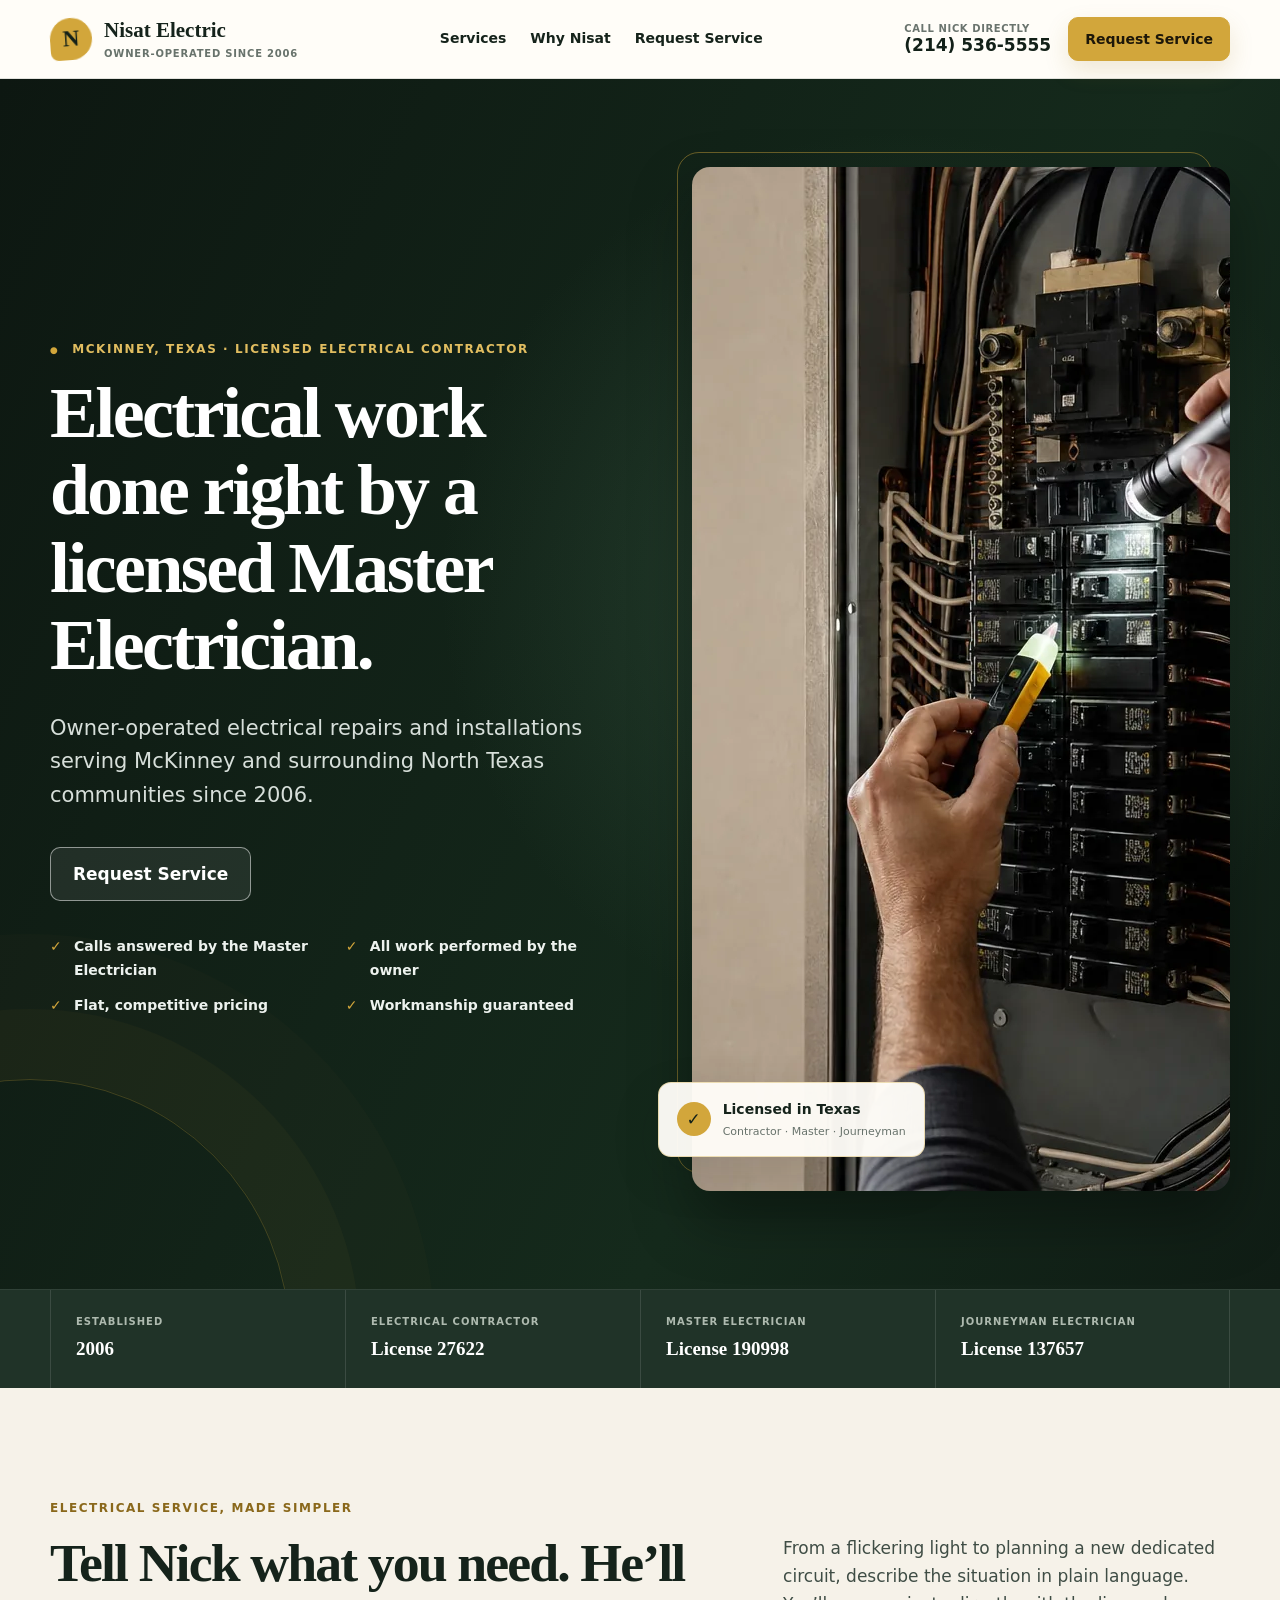
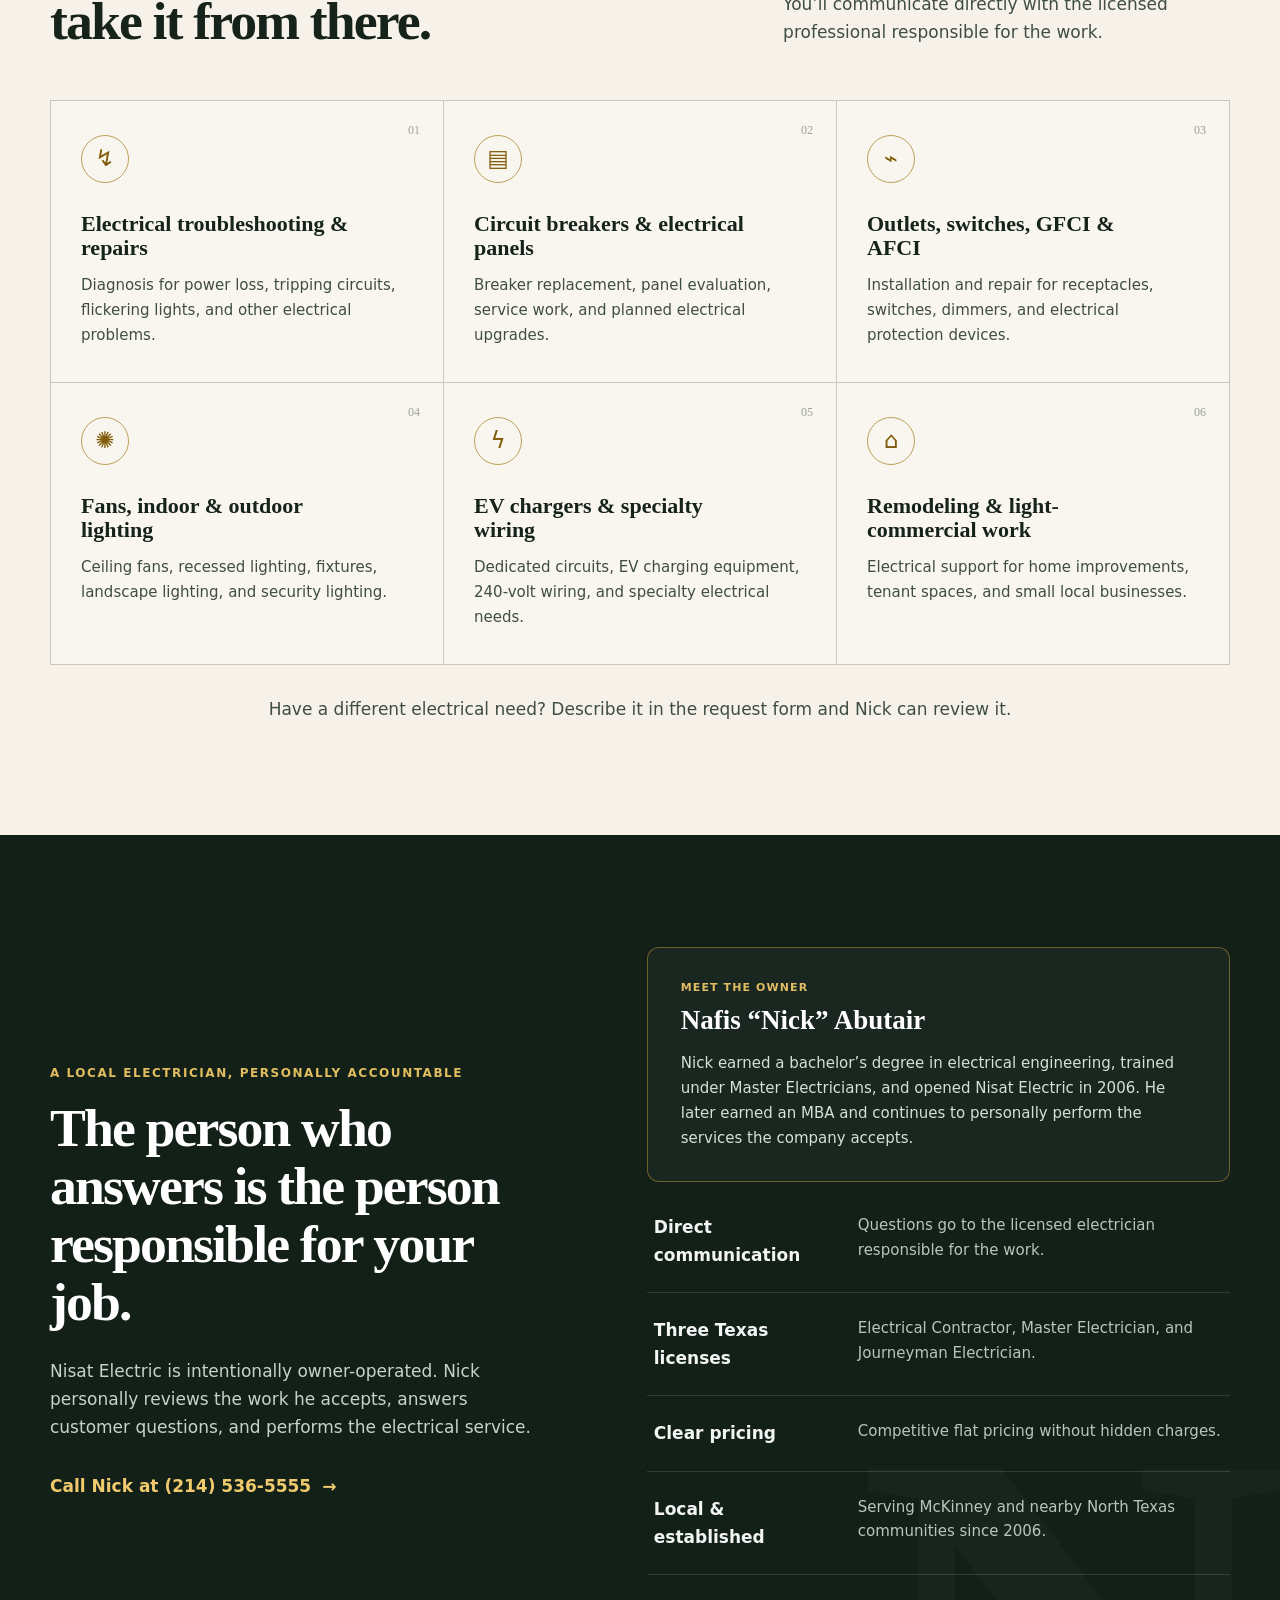
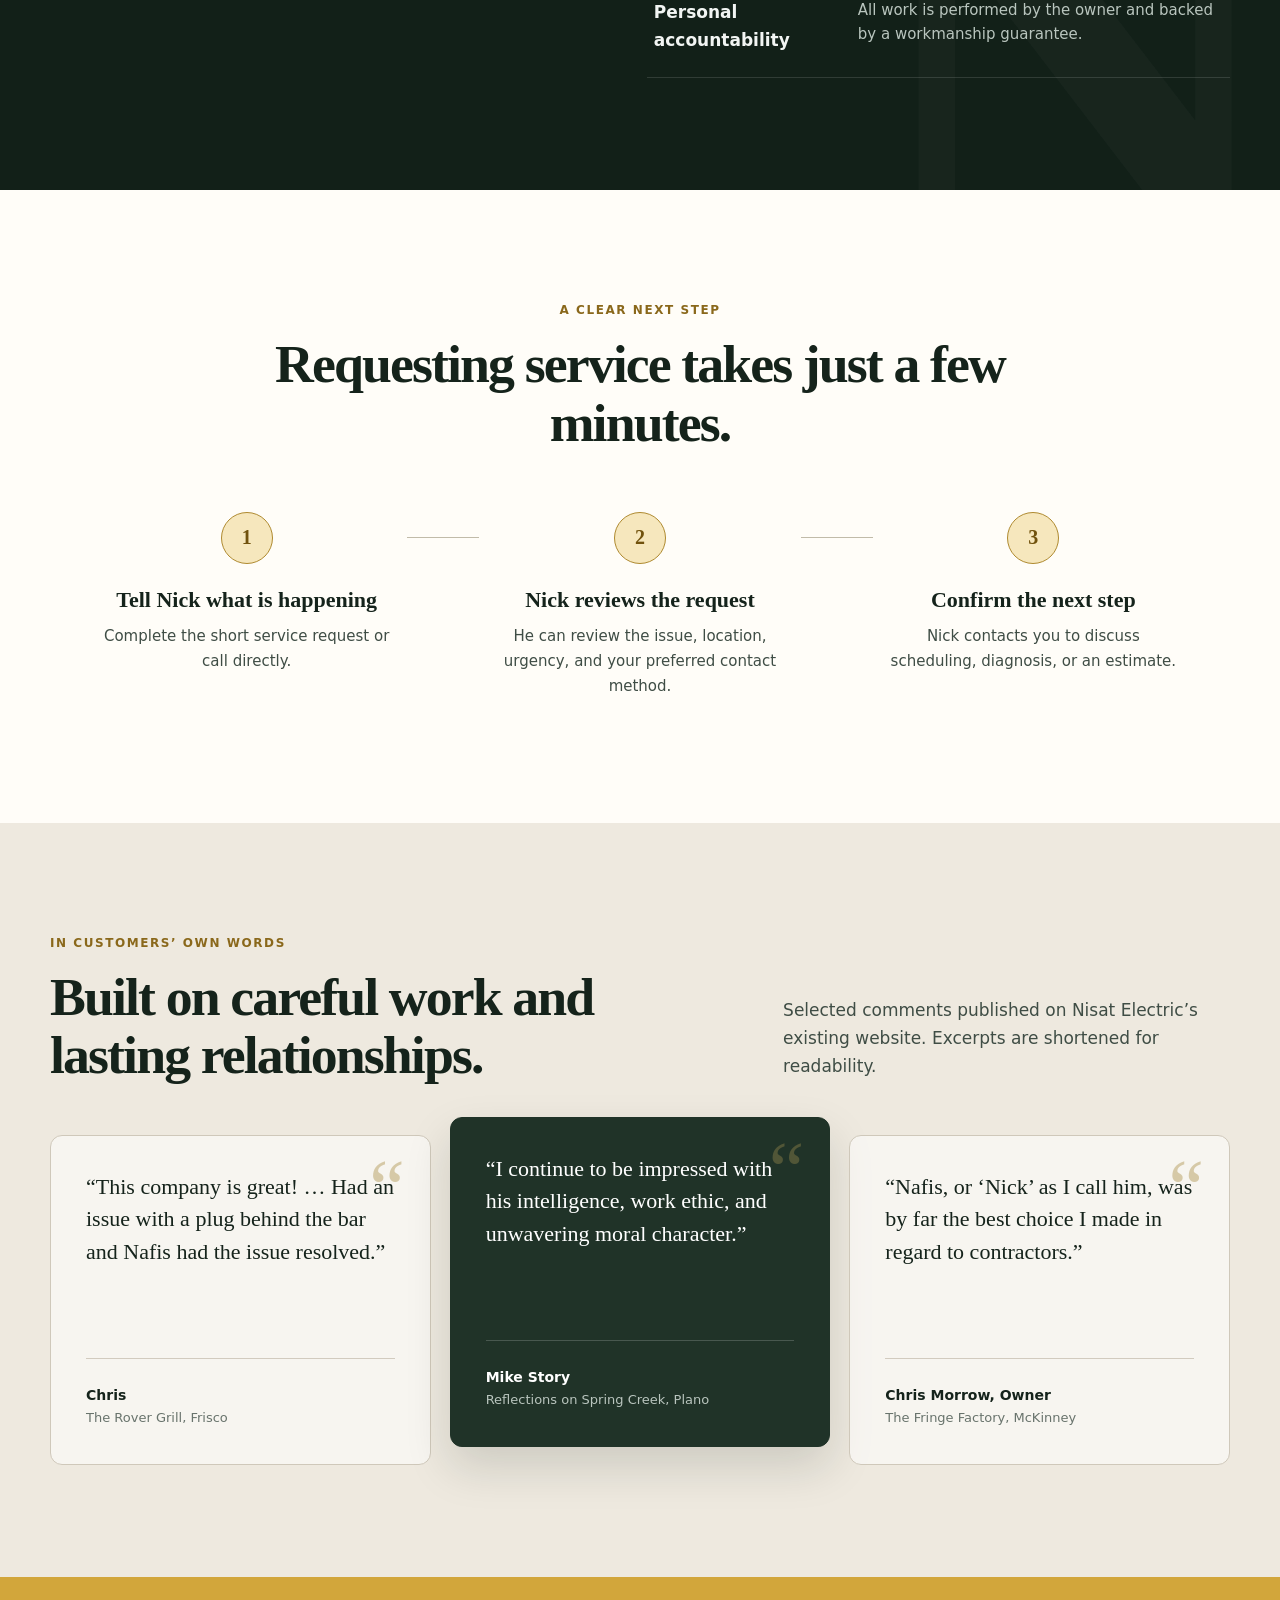
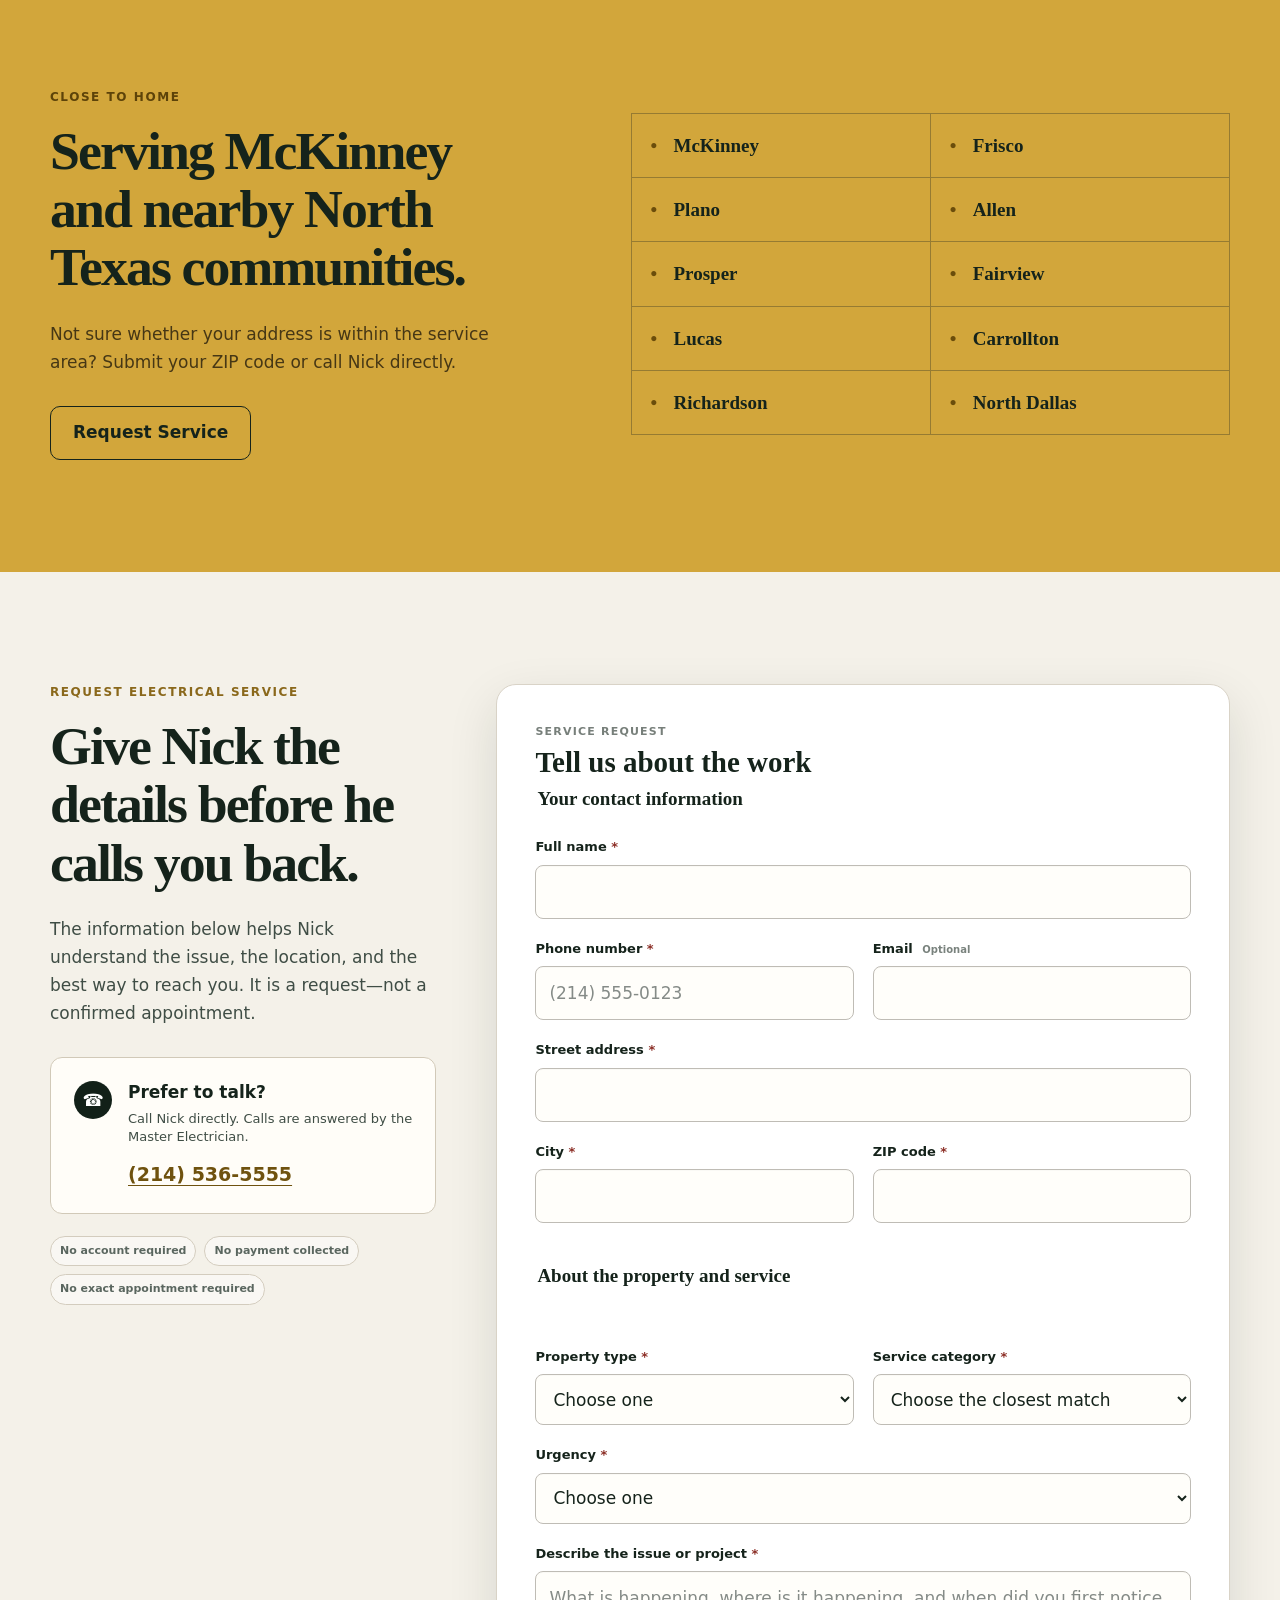
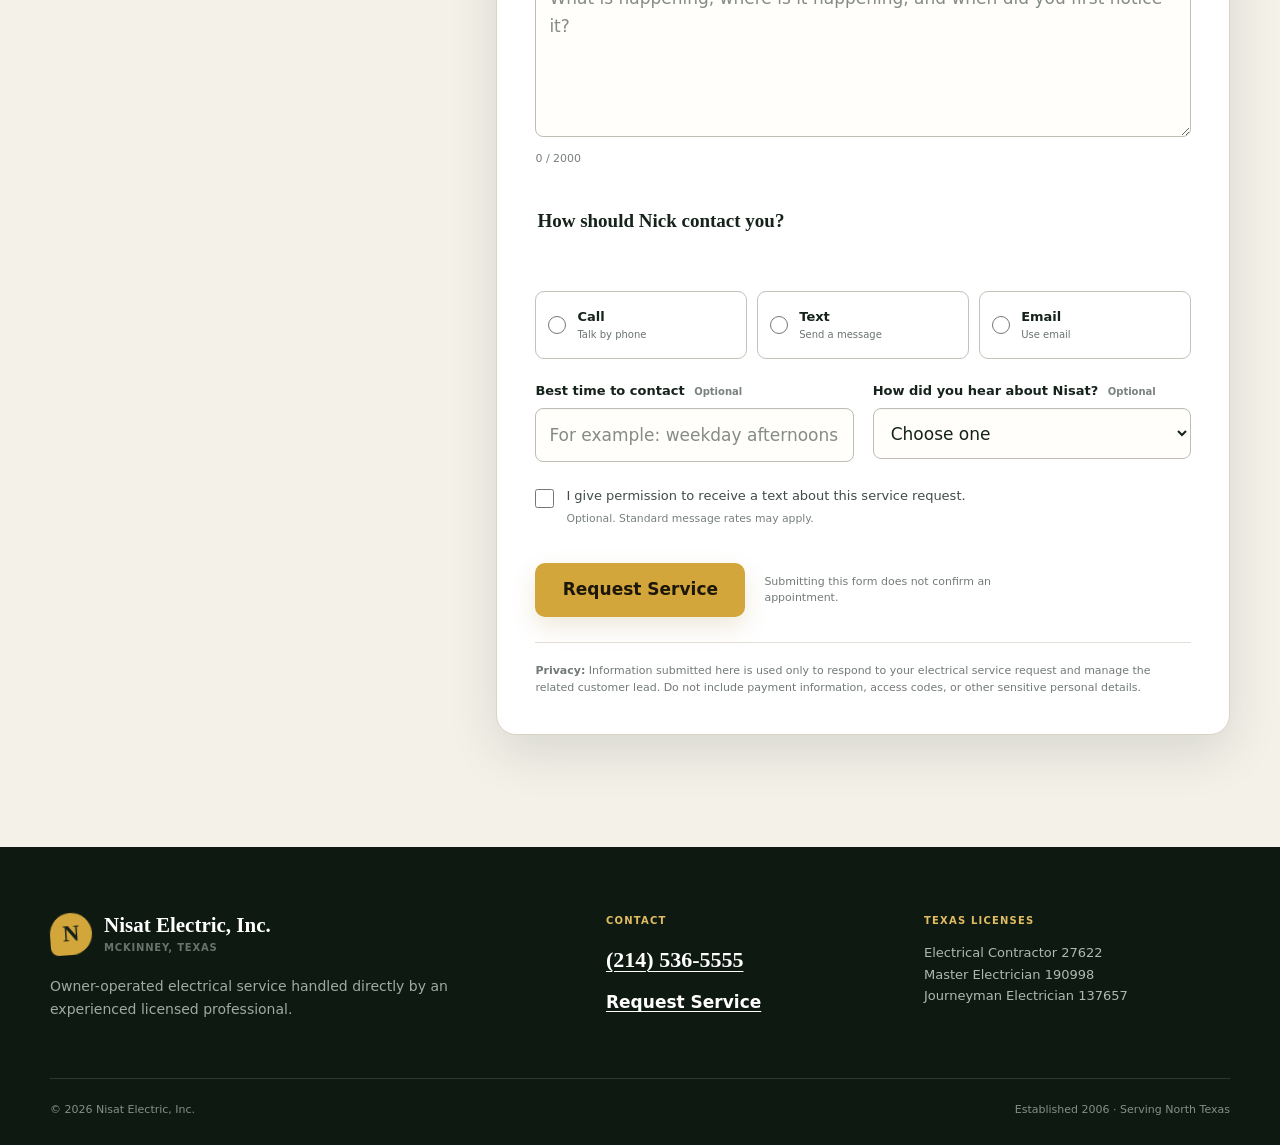
<file: index.html>
<!doctype html>
<html lang="en">
<head>
  <meta charset="utf-8">
  <meta name="viewport" content="width=device-width, initial-scale=1">
  <title>Licensed Electrician in McKinney, TX | Nisat Electric</title>
  <meta name="description" content="Owner-operated electrical repairs and installations in McKinney and nearby North Texas communities. Call Nisat Electric at (214) 536-5555 or request service online.">
  <link rel="canonical" href="https://www.nisatelectric.com/">
  <meta property="og:type" content="website">
  <meta property="og:title" content="Licensed Electrical Service | Nisat Electric">
  <meta property="og:description" content="Electrical work handled directly by an experienced Master Electrician serving McKinney and nearby North Texas communities.">
  <meta property="og:url" content="https://www.nisatelectric.com/">
  <meta property="og:image" content="https://www.nisatelectric.com/assets/images/social-preview.webp">
  <meta property="og:image:alt" content="A professional inspecting a residential electrical panel">
  <meta name="twitter:card" content="summary_large_image">
  <meta name="theme-color" content="#122018">
  <link rel="preload" href="assets/images/hero-electrical-panel.webp" as="image" type="image/webp" fetchpriority="high">
  <link rel="stylesheet" href="styles.css">
  <script type="application/ld+json">
  {
    "@context": "https://schema.org",
    "@type": "Electrician",
    "name": "Nisat Electric, Inc.",
    "url": "https://www.nisatelectric.com/",
    "telephone": "+1-214-536-5555",
    "foundingDate": "2006",
    "founder": {
      "@type": "Person",
      "name": "Nafis “Nick” Abutair",
      "jobTitle": "Owner and Master Electrician"
    },
    "areaServed": [
      "McKinney, TX", "Frisco, TX", "Plano, TX", "Allen, TX", "Prosper, TX",
      "Fairview, TX", "Lucas, TX", "Carrollton, TX", "Richardson, TX", "North Dallas, TX"
    ],
    "identifier": [
      {"@type": "PropertyValue", "name": "Texas Electrical Contractor License", "value": "27622"},
      {"@type": "PropertyValue", "name": "Texas Master Electrician License", "value": "190998"},
      {"@type": "PropertyValue", "name": "Texas Journeyman Electrician License", "value": "137657"}
    ]
  }
  </script>
</head>
<body>
  <a class="skip-link" href="#main-content">Skip to main content</a>

  <div class="demo-banner" id="demo-banner" role="status">
    Website concept prepared for Nisat Electric — form submissions are simulated in this demonstration.
  </div>

  <header class="site-header" aria-label="Main navigation">
    <div class="header-inner shell">
      <a class="wordmark" href="#top" aria-label="Nisat Electric home">
        <span class="wordmark-bolt" aria-hidden="true">N</span>
        <span><strong>Nisat Electric</strong><small>Owner-operated since 2006</small></span>
      </a>
      <nav class="desktop-nav" aria-label="Page sections">
        <a href="#services">Services</a>
        <a href="#why-nisat">Why Nisat</a>
        <a href="#request-service">Request Service</a>
      </nav>
      <div class="header-actions">
        <a class="phone-link" href="tel:+12145365555" aria-label="Call Nisat Electric at 214 536 5555">
          <span>Call Nick directly</span>
          (214) 536-5555
        </a>
        <a class="button button-small" href="#request-service">Request Service</a>
      </div>
    </div>
  </header>

  <main id="main-content">
    <section class="hero" id="top" aria-labelledby="hero-title">
      <div class="hero-backdrop" aria-hidden="true"></div>
      <div class="shell hero-grid">
        <div class="hero-copy">
          <p class="eyebrow"><span aria-hidden="true">●</span> McKinney, Texas · Licensed electrical contractor</p>
          <h1 id="hero-title">Electrical work done right by a licensed Master Electrician.</h1>
          <p class="hero-lede">Owner-operated electrical repairs and installations serving McKinney and surrounding North Texas communities since 2006.</p>
          <div class="hero-actions" role="group" aria-label="Contact Nisat Electric">
            <a class="button button-secondary" href="#request-service">Request Service</a>
          </div>
          <ul class="hero-checks" aria-label="Nisat Electric trust points">
            <li>Calls answered by the Master Electrician</li>
            <li>All work performed by the owner</li>
            <li>Flat, competitive pricing</li>
            <li>Workmanship guaranteed</li>
          </ul>
        </div>
        <figure class="hero-media">
          <img src="assets/images/hero-electrical-panel.webp" width="1536" height="1024" alt="A professional carefully inspecting a residential electrical panel" fetchpriority="high" decoding="async">
          <figcaption>
            <span class="license-mark" aria-hidden="true">✓</span>
            <span><strong>Licensed in Texas</strong><small>Contractor · Master · Journeyman</small></span>
          </figcaption>
        </figure>
      </div>
    </section>

    <section class="trust-strip" aria-label="Business credentials">
      <div class="shell trust-grid">
        <p><strong>Established</strong><span>2006</span></p>
        <p><strong>Electrical Contractor</strong><span>License 27622</span></p>
        <p><strong>Master Electrician</strong><span>License 190998</span></p>
        <p><strong>Journeyman Electrician</strong><span>License 137657</span></p>
      </div>
    </section>

    <section class="section services" id="services" aria-labelledby="services-title">
      <div class="shell">
        <div class="section-heading split-heading">
          <div>
            <p class="eyebrow">Electrical service, made simpler</p>
            <h2 id="services-title">Tell Nick what you need. He’ll take it from there.</h2>
          </div>
          <p>From a flickering light to planning a new dedicated circuit, describe the situation in plain language. You’ll communicate directly with the licensed professional responsible for the work.</p>
        </div>
        <div class="service-grid">
          <article class="service-card">
            <span class="service-number" aria-hidden="true">01</span>
            <span class="service-icon" aria-hidden="true">↯</span>
            <h3>Electrical troubleshooting &amp; repairs</h3>
            <p>Diagnosis for power loss, tripping circuits, flickering lights, and other electrical problems.</p>
          </article>
          <article class="service-card">
            <span class="service-number" aria-hidden="true">02</span>
            <span class="service-icon" aria-hidden="true">▤</span>
            <h3>Circuit breakers &amp; electrical panels</h3>
            <p>Breaker replacement, panel evaluation, service work, and planned electrical upgrades.</p>
          </article>
          <article class="service-card">
            <span class="service-number" aria-hidden="true">03</span>
            <span class="service-icon" aria-hidden="true">⌁</span>
            <h3>Outlets, switches, GFCI &amp; AFCI</h3>
            <p>Installation and repair for receptacles, switches, dimmers, and electrical protection devices.</p>
          </article>
          <article class="service-card">
            <span class="service-number" aria-hidden="true">04</span>
            <span class="service-icon" aria-hidden="true">✺</span>
            <h3>Fans, indoor &amp; outdoor lighting</h3>
            <p>Ceiling fans, recessed lighting, fixtures, landscape lighting, and security lighting.</p>
          </article>
          <article class="service-card">
            <span class="service-number" aria-hidden="true">05</span>
            <span class="service-icon" aria-hidden="true">ϟ</span>
            <h3>EV chargers &amp; specialty wiring</h3>
            <p>Dedicated circuits, EV charging equipment, 240-volt wiring, and specialty electrical needs.</p>
          </article>
          <article class="service-card">
            <span class="service-number" aria-hidden="true">06</span>
            <span class="service-icon" aria-hidden="true">⌂</span>
            <h3>Remodeling &amp; light-commercial work</h3>
            <p>Electrical support for home improvements, tenant spaces, and small local businesses.</p>
          </article>
        </div>
        <p class="section-note">Have a different electrical need? Describe it in the request form and Nick can review it.</p>
      </div>
    </section>

    <section class="section why" id="why-nisat" aria-labelledby="why-title">
      <div class="shell why-grid">
        <div class="why-intro">
          <p class="eyebrow eyebrow-light">A local electrician, personally accountable</p>
          <h2 id="why-title">The person who answers is the person responsible for your job.</h2>
          <p>Nisat Electric is intentionally owner-operated. Nick personally reviews the work he accepts, answers customer questions, and performs the electrical service.</p>
          <a class="text-call" href="tel:+12145365555">Call Nick at (214) 536-5555 <span aria-hidden="true">→</span></a>
        </div>
        <div class="why-details">
          <div class="owner-story">
            <p class="owner-label">Meet the owner</p>
            <h3>Nafis “Nick” Abutair</h3>
            <p>Nick earned a bachelor’s degree in electrical engineering, trained under Master Electricians, and opened Nisat Electric in 2006. He later earned an MBA and continues to personally perform the services the company accepts.</p>
          </div>
          <ul class="why-list">
            <li><strong>Direct communication</strong><span>Questions go to the licensed electrician responsible for the work.</span></li>
            <li><strong>Three Texas licenses</strong><span>Electrical Contractor, Master Electrician, and Journeyman Electrician.</span></li>
            <li><strong>Clear pricing</strong><span>Competitive flat pricing without hidden charges.</span></li>
            <li><strong>Local &amp; established</strong><span>Serving McKinney and nearby North Texas communities since 2006.</span></li>
            <li><strong>Personal accountability</strong><span>All work is performed by the owner and backed by a workmanship guarantee.</span></li>
          </ul>
        </div>
      </div>
    </section>

    <section class="section process" aria-labelledby="process-title">
      <div class="shell">
        <div class="section-heading centered-heading">
          <p class="eyebrow">A clear next step</p>
          <h2 id="process-title">Requesting service takes just a few minutes.</h2>
        </div>
        <ol class="process-grid">
          <li>
            <span class="step-number">1</span>
            <h3>Tell Nick what is happening</h3>
            <p>Complete the short service request or call directly.</p>
          </li>
          <li>
            <span class="step-number">2</span>
            <h3>Nick reviews the request</h3>
            <p>He can review the issue, location, urgency, and your preferred contact method.</p>
          </li>
          <li>
            <span class="step-number">3</span>
            <h3>Confirm the next step</h3>
            <p>Nick contacts you to discuss scheduling, diagnosis, or an estimate.</p>
          </li>
        </ol>
      </div>
    </section>

    <section class="section testimonials" aria-labelledby="testimonials-title">
      <div class="shell">
        <div class="section-heading split-heading">
          <div>
            <p class="eyebrow">In customers’ own words</p>
            <h2 id="testimonials-title">Built on careful work and lasting relationships.</h2>
          </div>
          <p>Selected comments published on Nisat Electric’s existing website. Excerpts are shortened for readability.</p>
        </div>
        <div class="testimonial-grid">
          <!-- Source: https://www.nisatelectric.com/Restaurant-Bar-Electrical-Repair-McKinney-TX.html -->
          <figure class="quote-card">
            <blockquote>“This company is great! … Had an issue with a plug behind the bar and Nafis had the issue resolved.”</blockquote>
            <figcaption><strong>Chris</strong><span>The Rover Grill, Frisco</span></figcaption>
          </figure>
          <!-- Source: https://www.nisatelectric.com/Banquet-Hall-Electrical-Repair-McKinney-TX.html -->
          <figure class="quote-card featured-quote">
            <blockquote>“I continue to be impressed with his intelligence, work ethic, and unwavering moral character.”</blockquote>
            <figcaption><strong>Mike Story</strong><span>Reflections on Spring Creek, Plano</span></figcaption>
          </figure>
          <!-- Source: https://www.nisatelectric.com/Hair-Salon-Electrical-Repair-McKinney-TX.html -->
          <figure class="quote-card">
            <blockquote>“Nafis, or ‘Nick’ as I call him, was by far the best choice I made in regard to contractors.”</blockquote>
            <figcaption><strong>Chris Morrow, Owner</strong><span>The Fringe Factory, McKinney</span></figcaption>
          </figure>
        </div>
      </div>
    </section>

    <section class="section service-area" aria-labelledby="area-title">
      <div class="shell area-grid">
        <div>
          <p class="eyebrow">Close to home</p>
          <h2 id="area-title">Serving McKinney and nearby North Texas communities.</h2>
          <p>Not sure whether your address is within the service area? Submit your ZIP code or call Nick directly.</p>
          <div class="area-actions">
            <a class="button button-secondary-dark" href="#request-service">Request Service</a>
          </div>
        </div>
        <ul class="city-list" aria-label="Nisat Electric service cities">
          <li>McKinney</li><li>Frisco</li><li>Plano</li><li>Allen</li><li>Prosper</li>
          <li>Fairview</li><li>Lucas</li><li>Carrollton</li><li>Richardson</li><li>North Dallas</li>
        </ul>
      </div>
    </section>

    <section class="section request-section" id="request-service" aria-labelledby="request-title">
      <div class="shell request-grid">
        <aside class="request-intro">
          <p class="eyebrow">Request electrical service</p>
          <h2 id="request-title">Give Nick the details before he calls you back.</h2>
          <p>The information below helps Nick understand the issue, the location, and the best way to reach you. It is a request—not a confirmed appointment.</p>
          <div class="callout-card">
            <span class="callout-icon" aria-hidden="true">☎</span>
            <p><strong>Prefer to talk?</strong><span>Call Nick directly. Calls are answered by the Master Electrician.</span></p>
            <a href="tel:+12145365555">(214) 536-5555</a>
          </div>
          <ul class="form-assurances">
            <li>No account required</li>
            <li>No payment collected</li>
            <li>No exact appointment required</li>
          </ul>
        </aside>

        <div class="form-card">
          <div class="form-card-head">
            <div>
              <p class="form-step">Service request</p>
              <h3>Tell us about the work</h3>
            </div>
          </div>

          <div class="error-summary" id="error-summary" role="alert" tabindex="-1" hidden>
            <strong>Please check the highlighted fields.</strong>
            <ul id="error-list"></ul>
          </div>

          <form id="service-form" method="post" target="submission-frame" novalidate>
            <div class="honeypot" aria-hidden="true">
              <label for="companyWebsite">Leave this field empty</label>
              <input id="companyWebsite" name="companyWebsite" type="text" tabindex="-1" autocomplete="off">
            </div>
            <input type="hidden" name="pageUrl" id="pageUrl">
            <input type="hidden" name="referringUrl" id="referringUrl">
            <input type="hidden" name="utmSource" id="utmSource">
            <input type="hidden" name="utmMedium" id="utmMedium">
            <input type="hidden" name="utmCampaign" id="utmCampaign">
            <input type="hidden" name="utmContent" id="utmContent">
            <input type="hidden" name="utmTerm" id="utmTerm">
            <input type="hidden" name="deviceType" id="deviceType">
            <input type="hidden" name="timeBeforeSubmission" id="timeBeforeSubmission">
            <input type="hidden" name="formVersion" id="formVersion">

            <fieldset>
              <legend>Your contact information</legend>
              <div class="field-grid two-columns">
                <div class="field full-width">
                  <label for="fullName">Full name <span aria-hidden="true">*</span></label>
                  <input id="fullName" name="fullName" type="text" autocomplete="name" maxlength="100" required>
                  <p class="field-error" id="fullName-error"></p>
                </div>
                <div class="field">
                  <label for="phone">Phone number <span aria-hidden="true">*</span></label>
                  <input id="phone" name="phone" type="tel" inputmode="tel" autocomplete="tel" maxlength="25" placeholder="(214) 555-0123" required>
                  <p class="field-error" id="phone-error"></p>
                </div>
                <div class="field">
                  <label for="email">Email <span class="optional">Optional</span></label>
                  <input id="email" name="email" type="email" inputmode="email" autocomplete="email" maxlength="150">
                  <p class="field-error" id="email-error"></p>
                </div>
                <div class="field full-width">
                  <label for="streetAddress">Street address <span aria-hidden="true">*</span></label>
                  <input id="streetAddress" name="streetAddress" type="text" autocomplete="address-line1" maxlength="160" required>
                  <p class="field-error" id="streetAddress-error"></p>
                </div>
                <div class="field">
                  <label for="city">City <span aria-hidden="true">*</span></label>
                  <input id="city" name="city" type="text" autocomplete="address-level2" maxlength="80" required>
                  <p class="field-error" id="city-error"></p>
                </div>
                <div class="field">
                  <label for="zipCode">ZIP code <span aria-hidden="true">*</span></label>
                  <input id="zipCode" name="zipCode" type="text" inputmode="numeric" autocomplete="postal-code" maxlength="10" pattern="[0-9]{5}(-[0-9]{4})?" required>
                  <p class="field-error" id="zipCode-error"></p>
                </div>
              </div>
            </fieldset>

            <fieldset>
              <legend>About the property and service</legend>
              <div class="field-grid two-columns">
                <div class="field">
                  <label for="propertyType">Property type <span aria-hidden="true">*</span></label>
                  <select id="propertyType" name="propertyType" required>
                    <option value="">Choose one</option>
                    <option>Residential</option>
                    <option>Commercial</option>
                    <option>Property management</option>
                    <option>Other</option>
                  </select>
                  <p class="field-error" id="propertyType-error"></p>
                </div>
                <div class="field">
                  <label for="serviceCategory">Service category <span aria-hidden="true">*</span></label>
                  <select id="serviceCategory" name="serviceCategory" required>
                    <option value="">Choose the closest match</option>
                    <option>Electrical troubleshooting and repairs</option>
                    <option>Circuit breakers and electrical panels</option>
                    <option>Outlets, switches, GFCI, and AFCI protection</option>
                    <option>Ceiling fans, indoor lighting, and outdoor lighting</option>
                    <option>EV chargers, dedicated circuits, and specialty wiring</option>
                    <option>Remodeling and light-commercial electrical work</option>
                    <option>Other electrical need</option>
                  </select>
                  <p class="field-error" id="serviceCategory-error"></p>
                </div>
                <div class="field full-width">
                  <label for="urgency">Urgency <span aria-hidden="true">*</span></label>
                  <select id="urgency" name="urgency" required aria-describedby="safety-warning">
                    <option value="">Choose one</option>
                    <option>Electrical safety concern</option>
                    <option>As soon as available</option>
                    <option>Within the next few days</option>
                    <option>Planning or requesting an estimate</option>
                  </select>
                  <p class="field-error" id="urgency-error"></p>
                  <div class="safety-warning" id="safety-warning" role="alert" hidden>
                    <strong>Immediate danger?</strong> If there is an active fire, smoke, severe sparking, or immediate danger, leave the area and call 911. Do not touch exposed wiring.
                  </div>
                </div>
                <div class="field full-width">
                  <label for="description">Describe the issue or project <span aria-hidden="true">*</span></label>
                  <textarea id="description" name="description" rows="5" maxlength="2000" placeholder="What is happening, where is it happening, and when did you first notice it?" required></textarea>
                  <div class="field-meta"><p class="field-error" id="description-error"></p><span id="description-count">0 / 2000</span></div>
                </div>
              </div>
            </fieldset>

            <fieldset>
              <legend>How should Nick contact you?</legend>
              <div class="choice-group" role="radiogroup" aria-describedby="preferredContact-error">
                <label class="choice-card"><input type="radio" name="preferredContact" value="Call" required><span><strong>Call</strong><small>Talk by phone</small></span></label>
                <label class="choice-card"><input type="radio" name="preferredContact" value="Text" required><span><strong>Text</strong><small>Send a message</small></span></label>
                <label class="choice-card"><input type="radio" name="preferredContact" value="Email" required><span><strong>Email</strong><small>Use email</small></span></label>
              </div>
              <p class="field-error" id="preferredContact-error"></p>
              <div class="field-grid two-columns compact-fields">
                <div class="field">
                  <label for="bestContactTime">Best time to contact <span class="optional">Optional</span></label>
                  <input id="bestContactTime" name="bestContactTime" type="text" maxlength="100" placeholder="For example: weekday afternoons">
                </div>
                <div class="field">
                  <label for="referralSource">How did you hear about Nisat? <span class="optional">Optional</span></label>
                  <select id="referralSource" name="referralSource">
                    <option value="">Choose one</option>
                    <option>Previous customer</option>
                    <option>Friend or neighbor</option>
                    <option>Google search</option>
                    <option>Other website</option>
                    <option>Other</option>
                  </select>
                </div>
              </div>
              <label class="checkbox-field">
                <input id="smsPermission" name="smsPermission" type="checkbox" value="Yes">
                <span>I give permission to receive a text about this service request. <small>Optional. Standard message rates may apply.</small></span>
              </label>
            </fieldset>

            <div class="submit-row">
              <button class="button submit-button" id="submit-button" type="submit">
                <span class="button-text">Request Service</span>
                <span class="button-loading" hidden>Recording request…</span>
              </button>
              <p>Submitting this form does not confirm an appointment.</p>
            </div>
          </form>

          <noscript>
            <div class="noscript-message">JavaScript is needed to submit this form securely. Please call Nisat Electric at <a href="tel:+12145365555">(214) 536-5555</a>.</div>
          </noscript>

          <div class="success-state" id="success-state" role="status" tabindex="-1" hidden>
            <span class="success-icon" aria-hidden="true">✓</span>
            <p class="eyebrow">Request recorded</p>
            <h3>Thank you. Your request has been recorded for Nisat Electric.</h3>
            <p>For an urgent electrical safety concern, call <a href="tel:+12145365555">(214) 536-5555</a>.</p>
            <a class="button button-secondary-dark" href="sms:+12145365555?&amp;body=Hi%2C%20I%20just%20submitted%20a%20Nisat%20Electric%20service%20request.%20Here%20are%20photos%20of%20the%20issue%3A">Text Photos to Nick</a>
            <p class="success-note">Texting photos is optional and does not guarantee they will be monitored immediately.</p>
          </div>
          <iframe name="submission-frame" id="submission-frame" title="Service request submission result" hidden></iframe>

          <p class="privacy-note"><strong>Privacy:</strong> Information submitted here is used only to respond to your electrical service request and manage the related customer lead. Do not include payment information, access codes, or other sensitive personal details.</p>
        </div>
      </div>
    </section>
  </main>

  <footer class="site-footer">
    <div class="shell footer-grid">
      <div>
        <a class="wordmark footer-wordmark" href="#top">
          <span class="wordmark-bolt" aria-hidden="true">N</span>
          <span><strong>Nisat Electric, Inc.</strong><small>McKinney, Texas</small></span>
        </a>
        <p>Owner-operated electrical service handled directly by an experienced licensed professional.</p>
      </div>
      <div>
        <p class="footer-label">Contact</p>
        <a class="footer-phone" href="tel:+12145365555">(214) 536-5555</a>
        <a href="#request-service">Request Service</a>
      </div>
      <div>
        <p class="footer-label">Texas licenses</p>
        <p>Electrical Contractor 27622<br>Master Electrician 190998<br>Journeyman Electrician 137657</p>
      </div>
    </div>
    <div class="shell footer-bottom">
      <span>© <span id="current-year">2026</span> Nisat Electric, Inc.</span>
      <span>Established 2006 · Serving North Texas</span>
    </div>
  </footer>

  <nav class="mobile-action-bar" aria-label="Contact actions">
    <a href="tel:+12145365555"><span aria-hidden="true">☎</span>Call</a>
    <a href="#request-service"><span aria-hidden="true">→</span>Request Service</a>
  </nav>

  <script src="script.js" defer></script>
</body>
</html>
</file>
<file: styles.css>
:root {
  --ink: #15231b;
  --ink-soft: #3f4d45;
  --forest: #122018;
  --forest-2: #1a2c21;
  --cream: #f6f2e9;
  --paper: #fffdf8;
  --white: #ffffff;
  --line: #dcd8cf;
  --line-dark: #3b4b40;
  --gold: #d2a63b;
  --gold-dark: #9b7013;
  --red: #9f2f25;
  --green: #176b42;
  --shadow: 0 18px 50px rgba(19, 34, 25, 0.12);
  --radius: 20px;
  --radius-small: 12px;
  --shell: min(1180px, calc(100% - 40px));
  --header-height: 78px;
  color-scheme: light;
}

*, *::before, *::after { box-sizing: border-box; }

html {
  scroll-behavior: smooth;
  scroll-padding-top: calc(var(--header-height) + 18px);
}

body {
  margin: 0;
  color: var(--ink);
  background: var(--paper);
  font-family: Inter, ui-sans-serif, system-ui, -apple-system, BlinkMacSystemFont, "Segoe UI", sans-serif;
  font-size: 17px;
  line-height: 1.65;
  -webkit-font-smoothing: antialiased;
}

img { display: block; max-width: 100%; }
a { color: inherit; text-decoration-thickness: 1px; text-underline-offset: 0.2em; }
button, input, select, textarea { font: inherit; }
button { color: inherit; }

:focus-visible {
  outline: 3px solid #246fd2;
  outline-offset: 3px;
}

.shell { width: var(--shell); margin-inline: auto; }
.section { padding: 112px 0; }

.skip-link {
  position: fixed;
  top: 10px;
  left: 10px;
  z-index: 999;
  padding: 10px 14px;
  border-radius: 8px;
  color: var(--white);
  background: var(--forest);
  transform: translateY(-160%);
}
.skip-link:focus { transform: translateY(0); }

.demo-banner {
  padding: 8px 20px;
  color: #332408;
  background: #f5d881;
  border-bottom: 1px solid #d6b451;
  font-size: 13px;
  font-weight: 700;
  line-height: 1.4;
  text-align: center;
}
.demo-banner[hidden] { display: none; }

.site-header {
  position: sticky;
  top: 0;
  z-index: 50;
  min-height: var(--header-height);
  background: rgba(255, 253, 248, 0.94);
  border-bottom: 1px solid rgba(21, 35, 27, 0.12);
  backdrop-filter: blur(16px);
}

.header-inner {
  min-height: var(--header-height);
  display: flex;
  align-items: center;
  justify-content: space-between;
  gap: 28px;
}

.wordmark {
  display: inline-flex;
  align-items: center;
  gap: 12px;
  text-decoration: none;
  line-height: 1.1;
}

.wordmark-bolt {
  display: grid;
  width: 42px;
  height: 42px;
  place-items: center;
  border-radius: 50% 50% 50% 8px;
  color: var(--forest);
  background: var(--gold);
  font-family: Georgia, "Times New Roman", serif;
  font-size: 23px;
  font-weight: 800;
  transform: rotate(-4deg);
}

.wordmark strong, .wordmark small { display: block; }
.wordmark strong { font-family: Georgia, "Times New Roman", serif; font-size: 21px; }
.wordmark small { margin-top: 5px; color: #68736c; font-size: 10px; font-weight: 800; letter-spacing: 0.08em; text-transform: uppercase; }

.desktop-nav { display: flex; align-items: center; gap: 24px; }
.desktop-nav a { font-size: 14px; font-weight: 750; text-decoration: none; }
.desktop-nav a:hover { color: var(--gold-dark); }

.header-actions { display: flex; align-items: center; gap: 17px; }
.phone-link { color: var(--forest); font-size: 17px; font-weight: 850; line-height: 1.2; text-decoration: none; white-space: nowrap; }
.phone-link span { display: block; color: #6a746e; font-size: 10px; font-weight: 800; letter-spacing: 0.06em; text-transform: uppercase; }

.button {
  display: inline-flex;
  min-height: 54px;
  align-items: center;
  justify-content: center;
  padding: 13px 22px;
  border: 1px solid var(--gold);
  border-radius: 10px;
  color: #1d1709;
  background: var(--gold);
  box-shadow: 0 10px 24px rgba(150, 105, 13, 0.15);
  font-weight: 850;
  line-height: 1.2;
  text-align: center;
  text-decoration: none;
  cursor: pointer;
  transition: transform 160ms ease, background-color 160ms ease, border-color 160ms ease;
}
.button:hover { background: #e1b84d; border-color: #e1b84d; transform: translateY(-2px); }
.button:active { transform: translateY(0); }
.button-small { min-height: 44px; padding: 10px 16px; font-size: 14px; }
.button-secondary { color: var(--white); background: rgba(255,255,255,0.08); border-color: rgba(255,255,255,0.5); box-shadow: none; }
.button-secondary:hover { color: var(--forest); background: var(--white); border-color: var(--white); }
.button-secondary-dark { color: var(--ink); background: transparent; border-color: var(--ink); box-shadow: none; }
.button-secondary-dark:hover { color: var(--white); background: var(--ink); border-color: var(--ink); }

.hero {
  position: relative;
  isolation: isolate;
  overflow: hidden;
  min-height: 700px;
  padding: 88px 0 98px;
  color: var(--white);
  background: var(--forest);
}
.hero::before {
  content: "";
  position: absolute;
  z-index: -1;
  width: 520px;
  height: 520px;
  left: -230px;
  bottom: -310px;
  border: 1px solid rgba(210, 166, 59, 0.25);
  border-radius: 50%;
  box-shadow: 0 0 0 70px rgba(210, 166, 59, 0.035), 0 0 0 145px rgba(210, 166, 59, 0.02);
}
.hero-backdrop {
  position: absolute;
  z-index: -2;
  inset: 0;
  background: radial-gradient(circle at 70% 42%, rgba(67, 102, 79, 0.45), transparent 40%), linear-gradient(115deg, #0d1711 0%, #152a1c 65%, #101d15 100%);
}
.hero-grid { display: grid; grid-template-columns: minmax(0, 1.03fr) minmax(360px, 0.97fr); gap: 70px; align-items: center; }
.hero-copy { max-width: 670px; }

.eyebrow {
  margin: 0 0 17px;
  color: #8a681b;
  font-size: 12px;
  font-weight: 900;
  letter-spacing: 0.13em;
  line-height: 1.4;
  text-transform: uppercase;
}
.hero .eyebrow, .eyebrow-light { color: #e1bd60; }
.hero .eyebrow span { margin-right: 7px; color: var(--gold); font-size: 9px; }

h1, h2, h3, p { overflow-wrap: break-word; }
h1, h2, h3 { margin: 0; line-height: 1.08; }
h1, h2 { font-family: Georgia, "Times New Roman", serif; font-weight: 700; letter-spacing: -0.035em; }
h1 { max-width: 720px; font-size: clamp(46px, 5.6vw, 76px); }
h2 { font-size: clamp(38px, 4.2vw, 56px); }
h3 { font-size: 22px; }

.hero-lede { max-width: 620px; margin: 27px 0 0; color: #d7dfda; font-size: clamp(18px, 2vw, 21px); line-height: 1.6; }
.hero-actions { display: flex; align-items: stretch; gap: 12px; margin-top: 35px; }
.hero-checks { display: grid; grid-template-columns: 1fr 1fr; gap: 12px 20px; padding: 0; margin: 34px 0 0; list-style: none; }
.hero-checks li { position: relative; padding-left: 24px; color: #edf2ee; font-size: 14px; font-weight: 700; }
.hero-checks li::before { content: "✓"; position: absolute; left: 0; top: 0; color: var(--gold); font-weight: 900; }

.hero-media { position: relative; margin: 0; }
.hero-media::before { content: ""; position: absolute; inset: -15px 18px 18px -15px; z-index: -1; border: 1px solid rgba(210,166,59,0.45); border-radius: 22px; }
.hero-media img { width: 100%; aspect-ratio: 0.88; border-radius: 18px; object-fit: cover; object-position: 68% center; box-shadow: 0 28px 60px rgba(0,0,0,0.34); }
.hero-media figcaption {
  position: absolute;
  left: -34px;
  bottom: 34px;
  display: flex;
  align-items: center;
  gap: 12px;
  min-width: 260px;
  padding: 15px 18px;
  border: 1px solid rgba(210,166,59,0.35);
  border-radius: 13px;
  color: var(--ink);
  background: rgba(255,253,248,0.96);
  box-shadow: var(--shadow);
}
.license-mark { display: grid; width: 34px; height: 34px; place-items: center; border-radius: 50%; color: var(--forest); background: var(--gold); font-weight: 900; }
.hero-media figcaption strong, .hero-media figcaption small { display: block; }
.hero-media figcaption strong { font-size: 14px; }
.hero-media figcaption small { margin-top: 2px; color: #68736c; font-size: 11px; }

.trust-strip { color: var(--white); background: #203328; border-top: 1px solid rgba(255,255,255,0.07); }
.trust-grid { display: grid; grid-template-columns: repeat(4, 1fr); }
.trust-grid p { min-height: 98px; display: flex; flex-direction: column; justify-content: center; gap: 3px; margin: 0; padding: 18px 25px; border-left: 1px solid rgba(255,255,255,0.12); }
.trust-grid p:last-child { border-right: 1px solid rgba(255,255,255,0.12); }
.trust-grid strong { color: #aebaaf; font-size: 10px; letter-spacing: 0.1em; text-transform: uppercase; }
.trust-grid span { font-family: Georgia, "Times New Roman", serif; font-size: 19px; font-weight: 700; }

.section-heading { margin-bottom: 50px; }
.split-heading { display: grid; grid-template-columns: 1.18fr 0.82fr; gap: 90px; align-items: end; }
.split-heading > p { max-width: 500px; margin: 0 0 4px; color: var(--ink-soft); }
.services { background: var(--cream); }
.service-grid { display: grid; grid-template-columns: repeat(3, 1fr); border-top: 1px solid #cbc7be; border-left: 1px solid #cbc7be; }
.service-card { position: relative; min-height: 282px; padding: 34px 30px 30px; background: rgba(255,255,255,0.28); border-right: 1px solid #cbc7be; border-bottom: 1px solid #cbc7be; transition: background-color 180ms ease, transform 180ms ease; }
.service-card:hover { z-index: 1; background: var(--paper); transform: translateY(-4px); box-shadow: 0 16px 34px rgba(34, 48, 39, 0.08); }
.service-number { position: absolute; top: 20px; right: 23px; color: #9a9f9b; font-family: Georgia, "Times New Roman", serif; font-size: 12px; }
.service-icon { display: grid; width: 48px; height: 48px; margin-bottom: 29px; place-items: center; border: 1px solid #bda257; border-radius: 50%; color: #815c0a; font-size: 23px; }
.service-card h3 { max-width: 285px; font-family: Georgia, "Times New Roman", serif; font-size: 22px; }
.service-card p { margin: 14px 0 0; color: var(--ink-soft); font-size: 15px; }
.section-note { margin: 30px 0 0; color: var(--ink-soft); text-align: center; }

.why { position: relative; overflow: hidden; color: var(--white); background: var(--forest); }
.why::after { content: "N"; position: absolute; right: -10px; bottom: -170px; color: rgba(255,255,255,0.025); font-family: Georgia, "Times New Roman", serif; font-size: 600px; font-weight: 800; line-height: 1; }
.why-grid { position: relative; z-index: 1; display: grid; grid-template-columns: 0.92fr 1.08fr; gap: 100px; align-items: start; }
.why-intro { position: sticky; top: calc(var(--header-height) + 40px); }
.why-intro h2 { max-width: 560px; }
.why-intro > p:not(.eyebrow) { max-width: 530px; margin: 26px 0 0; color: #c8d2cc; }
.text-call { display: inline-flex; gap: 11px; align-items: center; margin-top: 31px; color: #f0ca6d; font-weight: 850; text-decoration: none; }
.text-call:hover span { transform: translateX(4px); }
.text-call span { transition: transform 150ms ease; }
.owner-story { margin-bottom: 8px; padding: 31px 33px; border: 1px solid rgba(210,166,59,0.45); border-radius: var(--radius-small); background: rgba(255,255,255,0.035); }
.owner-label { margin: 0 0 9px; color: #e0bc62; font-size: 11px; font-weight: 900; letter-spacing: 0.1em; text-transform: uppercase; }
.owner-story h3 { font-family: Georgia, "Times New Roman", serif; font-size: 27px; }
.owner-story > p:last-child { margin: 16px 0 0; color: #d7dfda; font-size: 15px; }
.why-list { padding: 0; margin: 0; list-style: none; }
.why-list li { display: grid; grid-template-columns: 180px 1fr; gap: 24px; padding: 23px 7px; border-bottom: 1px solid rgba(255,255,255,0.13); }
.why-list strong { color: #f2f5f3; }
.why-list span { color: #b9c5be; font-size: 15px; }

.process { background: var(--paper); }
.centered-heading { max-width: 760px; margin-inline: auto; text-align: center; }
.process-grid { display: grid; grid-template-columns: repeat(3, 1fr); padding: 0; margin: 20px 0 0; list-style: none; counter-reset: steps; }
.process-grid li { position: relative; padding: 10px 44px 12px; text-align: center; }
.process-grid li:not(:last-child)::after { content: ""; position: absolute; top: 35px; right: -36px; width: 72px; height: 1px; background: #c1bba9; }
.step-number { display: grid; width: 52px; height: 52px; margin: 0 auto 24px; place-items: center; border: 1px solid #af8a30; border-radius: 50%; color: #71520d; background: #f6e7bd; font-family: Georgia, "Times New Roman", serif; font-size: 20px; font-weight: 800; }
.process-grid h3 { font-family: Georgia, "Times New Roman", serif; }
.process-grid p { max-width: 300px; margin: 13px auto 0; color: var(--ink-soft); font-size: 15px; }

.testimonials { background: #eee9df; }
.testimonial-grid { display: grid; grid-template-columns: repeat(3, 1fr); gap: 19px; align-items: stretch; }
.quote-card { position: relative; display: flex; min-height: 330px; flex-direction: column; justify-content: space-between; margin: 0; padding: 35px; border: 1px solid #cfc8ba; border-radius: var(--radius-small); background: rgba(255,255,255,0.55); }
.quote-card::before { content: "“"; position: absolute; top: 12px; right: 25px; color: #d6c9a7; font-family: Georgia, "Times New Roman", serif; font-size: 80px; line-height: 1; }
.featured-quote { color: var(--white); background: #203328; border-color: #203328; transform: translateY(-18px); box-shadow: 0 20px 45px rgba(20,35,27,0.15); }
.featured-quote::before { color: rgba(229,192,99,0.25); }
.quote-card blockquote { position: relative; z-index: 1; margin: 0; font-family: Georgia, "Times New Roman", serif; font-size: 22px; line-height: 1.48; }
.quote-card figcaption { padding-top: 25px; border-top: 1px solid #d2cbbf; }
.featured-quote figcaption { border-color: rgba(255,255,255,0.18); }
.quote-card figcaption strong, .quote-card figcaption span { display: block; }
.quote-card figcaption strong { font-size: 14px; }
.quote-card figcaption span { color: #68736c; font-size: 13px; }
.featured-quote figcaption span { color: #b9c5be; }

.service-area { background: var(--gold); }
.area-grid { display: grid; grid-template-columns: 0.9fr 1.1fr; gap: 90px; align-items: center; }
.service-area .eyebrow { color: #5d4309; }
.area-grid > div > p:not(.eyebrow) { max-width: 570px; margin: 23px 0 0; color: #463715; }
.area-actions { display: flex; gap: 12px; margin-top: 30px; }
.city-list { display: grid; grid-template-columns: 1fr 1fr; padding: 0; margin: 0; border-top: 1px solid rgba(28,36,31,0.33); border-left: 1px solid rgba(28,36,31,0.33); list-style: none; }
.city-list li { position: relative; padding: 16px 18px 16px 42px; border-right: 1px solid rgba(28,36,31,0.33); border-bottom: 1px solid rgba(28,36,31,0.33); font-family: Georgia, "Times New Roman", serif; font-size: 19px; font-weight: 700; }
.city-list li::before { content: "•"; position: absolute; left: 19px; color: #6b4d0b; }

.request-section { background: #f4f1e9; }
.request-grid { display: grid; grid-template-columns: 0.69fr 1.31fr; gap: 60px; align-items: start; }
.request-intro { position: sticky; top: calc(var(--header-height) + 42px); }
.request-intro > p:not(.eyebrow) { margin: 23px 0 0; color: var(--ink-soft); }
.callout-card { display: grid; grid-template-columns: auto 1fr; gap: 13px 16px; margin-top: 30px; padding: 23px; border: 1px solid #d1c9b8; border-radius: var(--radius-small); background: var(--paper); }
.callout-icon { display: grid; grid-row: 1 / span 2; width: 38px; height: 38px; place-items: center; border-radius: 50%; color: var(--white); background: var(--forest); }
.callout-card p { margin: 0; line-height: 1.4; }
.callout-card p strong, .callout-card p span { display: block; }
.callout-card p span { margin-top: 5px; color: var(--ink-soft); font-size: 13px; }
.callout-card a { grid-column: 2; color: #6f520f; font-size: 19px; font-weight: 900; }
.form-assurances { display: flex; flex-wrap: wrap; gap: 8px; padding: 0; margin: 22px 0 0; list-style: none; }
.form-assurances li { padding: 5px 9px; border: 1px solid #d3ccbe; border-radius: 999px; color: #5a665f; background: rgba(255,255,255,0.45); font-size: 11px; font-weight: 800; }

.form-card { padding: 38px; border: 1px solid #d9d3c7; border-radius: var(--radius); background: var(--white); box-shadow: var(--shadow); }
.form-card-head { display: flex; justify-content: space-between; gap: 20px; align-items: flex-start; margin-bottom: 5px; }
.form-step { margin: 0 0 6px; color: #777f7a; font-size: 11px; font-weight: 900; letter-spacing: 0.11em; text-transform: uppercase; }
.form-card-head h3 { font-family: Georgia, "Times New Roman", serif; font-size: 29px; }
form fieldset { padding: 0; margin: 0; border: 0; }
form fieldset + fieldset { margin-top: 37px; padding-top: 32px; border-top: 1px solid #dfdbd2; }
form legend { width: 100%; margin-bottom: 22px; font-family: Georgia, "Times New Roman", serif; font-size: 19px; font-weight: 700; }
.field-grid { display: grid; gap: 19px; }
.two-columns { grid-template-columns: 1fr 1fr; }
.full-width { grid-column: 1 / -1; }
.field label { display: block; margin-bottom: 7px; font-size: 13px; font-weight: 800; }
.field label > span[aria-hidden] { color: #8b2d25; }
.optional { margin-left: 5px; color: #79827d; font-size: 10px; font-weight: 700; }
input[type="text"], input[type="tel"], input[type="email"], select, textarea {
  width: 100%;
  min-height: 51px;
  padding: 12px 13px;
  border: 1px solid #bfbcb5;
  border-radius: 8px;
  color: var(--ink);
  background: #fffefa;
  box-shadow: inset 0 1px 0 rgba(0,0,0,0.02);
}
textarea { min-height: 130px; resize: vertical; }
input::placeholder, textarea::placeholder { color: #858b87; }
input:hover, select:hover, textarea:hover { border-color: #777f7a; }
input:focus, select:focus, textarea:focus { border-color: #4e6c59; outline: 3px solid rgba(53, 114, 75, 0.18); outline-offset: 0; }
[aria-invalid="true"] { border-color: var(--red) !important; background: #fff9f7 !important; }
.field-error { min-height: 0; margin: 5px 0 0; color: var(--red); font-size: 12px; font-weight: 700; line-height: 1.35; }
.field-error:empty { display: none; }
.field-meta { display: flex; align-items: flex-start; justify-content: space-between; gap: 15px; }
.field-meta > span { padding-top: 5px; color: #777f7a; font-size: 11px; white-space: nowrap; }
.compact-fields { margin-top: 21px; }

.choice-group { display: grid; grid-template-columns: repeat(3, 1fr); gap: 10px; }
.choice-card { display: flex; align-items: center; gap: 11px; min-height: 68px; padding: 12px; border: 1px solid #c6c2ba; border-radius: 9px; cursor: pointer; }
.choice-card:has(input:checked) { border-color: #9b741e; background: #fff8e6; box-shadow: 0 0 0 1px #9b741e; }
.choice-card input { width: 18px; height: 18px; margin: 0; accent-color: var(--forest); }
.choice-card strong, .choice-card small { display: block; }
.choice-card strong { font-size: 13px; }
.choice-card small { color: #6b746e; font-size: 10px; }
.checkbox-field { display: flex; align-items: flex-start; gap: 12px; margin-top: 23px; color: var(--ink-soft); cursor: pointer; }
.checkbox-field input { width: 19px; height: 19px; margin: 4px 0 0; flex: 0 0 auto; accent-color: var(--forest); }
.checkbox-field span { font-size: 13px; }
.checkbox-field small { display: block; margin-top: 3px; color: #78817c; }

.safety-warning { margin-top: 10px; padding: 12px 14px; border-left: 4px solid #bd3a2c; color: #5c241e; background: #fff0ec; font-size: 13px; line-height: 1.45; }
.safety-warning strong { display: block; }
.safety-warning[hidden] { display: none; }
.honeypot { position: absolute !important; left: -10000px !important; width: 1px !important; height: 1px !important; overflow: hidden !important; }

.submit-row { display: flex; align-items: center; gap: 19px; margin-top: 35px; }
.submit-button { min-width: 210px; border: 0; }
.submit-button:disabled { cursor: wait; opacity: 0.7; transform: none; }
.submit-row > p { max-width: 280px; margin: 0; color: #737b76; font-size: 11px; line-height: 1.4; }
.privacy-note { margin: 25px 0 0; padding-top: 19px; border-top: 1px solid #e3dfd7; color: #727a75; font-size: 11px; line-height: 1.55; }
.noscript-message { margin-top: 20px; padding: 14px; color: #5c241e; background: #fff0ec; border-radius: 8px; }

.error-summary { margin: 24px 0 10px; padding: 15px 18px; border: 1px solid #d9a49d; border-radius: 8px; color: #681f19; background: #fff4f1; font-size: 13px; }
.error-summary ul { margin: 7px 0 0; padding-left: 20px; }
.error-summary a { color: inherit; }
.error-summary[hidden] { display: none; }

.success-state { min-height: 560px; display: flex; flex-direction: column; align-items: flex-start; justify-content: center; padding: 50px 45px; }
.success-state[hidden] { display: none; }
.success-icon { display: grid; width: 58px; height: 58px; margin-bottom: 24px; place-items: center; border-radius: 50%; color: var(--white); background: var(--green); font-size: 27px; font-weight: 900; }
.success-state h3 { max-width: 610px; font-family: Georgia, "Times New Roman", serif; font-size: clamp(28px, 3vw, 38px); }
.success-state > p:not(.eyebrow):not(.success-note) { margin: 20px 0 28px; }
.success-note { max-width: 500px; margin: 14px 0 0; color: #727a75; font-size: 11px; }

.site-footer { padding: 66px 0 25px; color: #d6ddd8; background: #0e1912; }
.footer-grid { display: grid; grid-template-columns: 1.4fr 0.7fr 0.9fr; gap: 80px; }
.footer-wordmark { color: var(--white); }
.footer-grid > div:first-child > p { max-width: 430px; margin: 20px 0 0; color: #9eaba3; font-size: 14px; }
.footer-label { margin: 0 0 13px; color: #e1bc61; font-size: 10px; font-weight: 900; letter-spacing: 0.12em; text-transform: uppercase; }
.footer-grid a:not(.wordmark) { display: block; margin-bottom: 10px; color: var(--white); font-weight: 750; }
.footer-phone { font-family: Georgia, "Times New Roman", serif; font-size: 22px; }
.footer-grid > div:last-child > p:last-child { margin: 0; color: #aeb9b2; font-size: 13px; }
.footer-bottom { display: flex; justify-content: space-between; gap: 25px; margin-top: 52px; padding-top: 22px; border-top: 1px solid #2c3a31; color: #849087; font-size: 11px; }

.mobile-action-bar { display: none; }

@media (max-width: 1080px) {
  :root { --shell: min(100% - 32px, 940px); }
  .desktop-nav { display: none; }
  .hero-grid { grid-template-columns: 1.08fr 0.92fr; gap: 45px; }
  .hero-media figcaption { left: -20px; }
  .split-heading { gap: 45px; }
  .why-grid { gap: 60px; }
  .request-grid { grid-template-columns: 0.58fr 1.42fr; gap: 35px; }
  .form-card { padding: 30px; }
}

@media (max-width: 820px) {
  :root { --header-height: 68px; }
  body { font-size: 16px; }
  .section { padding: 82px 0; }
  .header-actions .button { display: none; }
  .phone-link span { display: none; }
  .hero { padding: 62px 0 74px; }
  .hero-grid { grid-template-columns: 1fr; }
  .hero-copy { max-width: 710px; }
  .hero-media { max-width: 650px; }
  .hero-media img { aspect-ratio: 1.4; object-position: 64% center; }
  .hero-media figcaption { left: 20px; bottom: 20px; }
  .trust-grid { grid-template-columns: 1fr 1fr; }
  .trust-grid p:nth-child(2) { border-right: 1px solid rgba(255,255,255,0.12); }
  .trust-grid p:nth-child(-n+2) { border-bottom: 1px solid rgba(255,255,255,0.12); }
  .split-heading, .why-grid, .area-grid, .request-grid { grid-template-columns: 1fr; }
  .split-heading { gap: 24px; }
  .service-grid { grid-template-columns: 1fr 1fr; }
  .why-intro, .request-intro { position: static; }
  .process-grid li { padding-inline: 22px; }
  .process-grid li:not(:last-child)::after { right: -23px; width: 46px; }
  .testimonial-grid { grid-template-columns: 1fr; }
  .quote-card { min-height: 240px; }
  .featured-quote { transform: none; }
  .area-grid { gap: 45px; }
  .request-grid { gap: 38px; }
  .footer-grid { grid-template-columns: 1.3fr 0.7fr; }
  .footer-grid > div:last-child { grid-column: 1 / -1; }
}

@media (max-width: 620px) {
  :root { --shell: calc(100% - 28px); }
  html { scroll-padding-top: calc(var(--header-height) + 12px); }
  body { padding-bottom: 68px; }
  .demo-banner { padding: 7px 12px; font-size: 11px; }
  .header-inner { min-height: 64px; }
  .wordmark-bolt { width: 36px; height: 36px; font-size: 19px; }
  .wordmark strong { font-size: 18px; }
  .wordmark small { display: none; }
  .phone-link { font-size: 14px; }
  .section { padding: 68px 0; }
  .hero { min-height: auto; padding: 48px 0 63px; }
  .hero-grid { gap: 46px; }
  h1 { font-size: clamp(40px, 12vw, 55px); }
  h2 { font-size: clamp(34px, 10vw, 45px); }
  .hero-lede { font-size: 18px; }
  .hero-actions { flex-direction: column; }
  .hero-actions .button { width: 100%; }
  .hero-checks { grid-template-columns: 1fr; gap: 10px; }
  .hero-media::before { inset: -9px 10px 11px -8px; }
  .hero-media img { aspect-ratio: 1.02; }
  .hero-media figcaption { right: 12px; left: 12px; bottom: 12px; min-width: 0; }
  .trust-grid p { min-height: 88px; padding: 13px; }
  .trust-grid strong { font-size: 9px; }
  .trust-grid span { font-size: 15px; }
  .service-grid { grid-template-columns: 1fr; }
  .service-card { min-height: 245px; }
  .why-grid { gap: 45px; }
  .why-list li { grid-template-columns: 1fr; gap: 6px; }
  .process-grid { grid-template-columns: 1fr; gap: 38px; }
  .process-grid li:not(:last-child)::after { top: auto; right: auto; bottom: -23px; left: 50%; width: 1px; height: 27px; }
  .quote-card { padding: 28px; }
  .quote-card blockquote { font-size: 20px; }
  .city-list { grid-template-columns: 1fr; }
  .area-actions { flex-direction: column; }
  .area-actions .button { width: 100%; }
  .form-card { padding: 25px 18px; border-radius: 13px; }
  .form-card-head { align-items: flex-start; }
  .two-columns, .choice-group { grid-template-columns: 1fr; }
  .choice-group { gap: 7px; }
  .choice-card { min-height: 58px; }
  .submit-row { flex-direction: column; align-items: stretch; }
  .submit-row > p { max-width: none; text-align: center; }
  .success-state { min-height: 500px; padding: 35px 10px; }
  .footer-grid { grid-template-columns: 1fr; gap: 36px; }
  .footer-grid > div:last-child { grid-column: auto; }
  .footer-bottom { flex-direction: column; gap: 5px; }
  .mobile-action-bar {
    position: fixed;
    z-index: 80;
    right: 0;
    bottom: 0;
    left: 0;
    display: grid;
    grid-template-columns: 0.85fr 1.15fr;
    min-height: 66px;
    padding: 8px;
    background: rgba(14,25,18,0.97);
    box-shadow: 0 -8px 25px rgba(0,0,0,0.18);
  }
  .mobile-action-bar a { display: flex; align-items: center; justify-content: center; gap: 8px; border-radius: 7px; color: var(--white); font-weight: 850; text-decoration: none; }
  .mobile-action-bar a:last-child { color: var(--forest); background: var(--gold); }
}

@media (prefers-reduced-motion: reduce) {
  html { scroll-behavior: auto; }
  *, *::before, *::after { scroll-behavior: auto !important; transition-duration: 0.01ms !important; animation-duration: 0.01ms !important; animation-iteration-count: 1 !important; }
}

@media print {
  .demo-banner, .site-header, .mobile-action-bar, .hero-actions, .area-actions, .submit-row { display: none !important; }
  body { color: #000; background: #fff; }
  .hero, .why, .site-footer { color: #000; background: #fff; }
}
</file>
